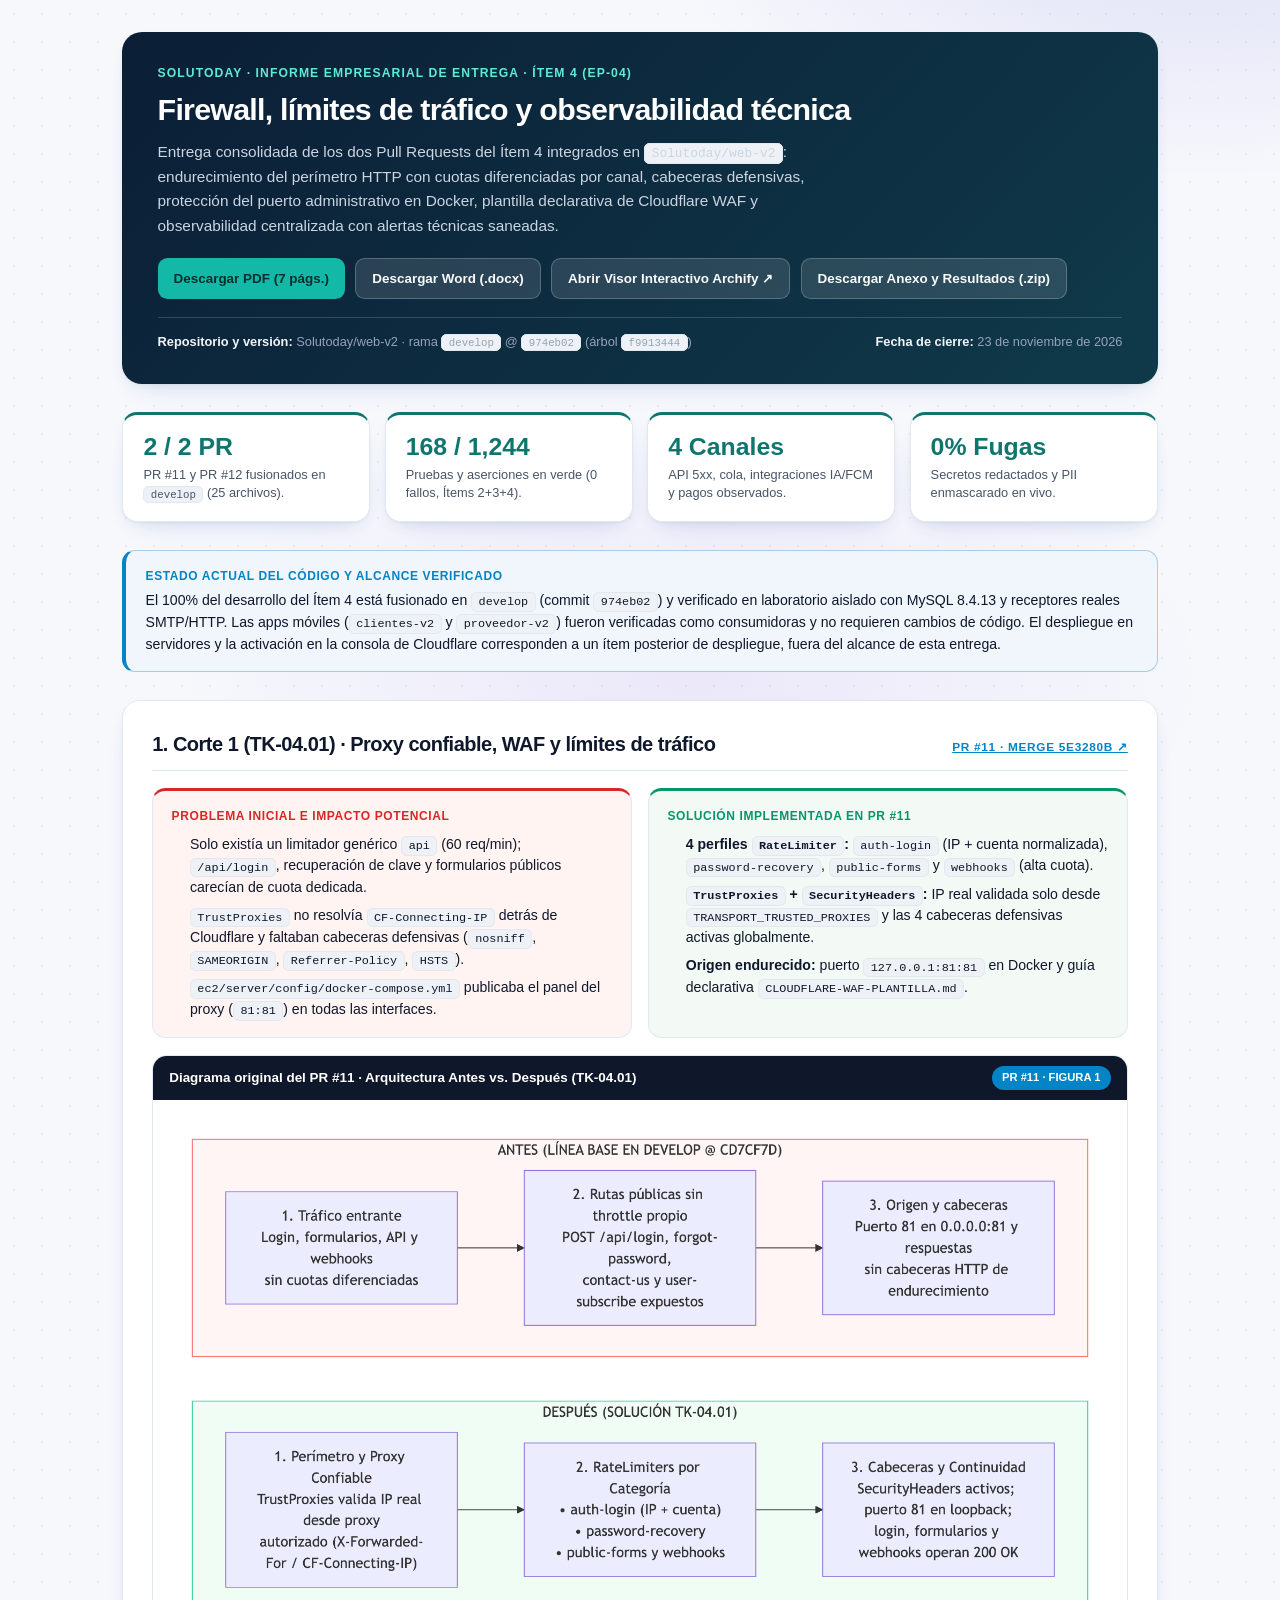
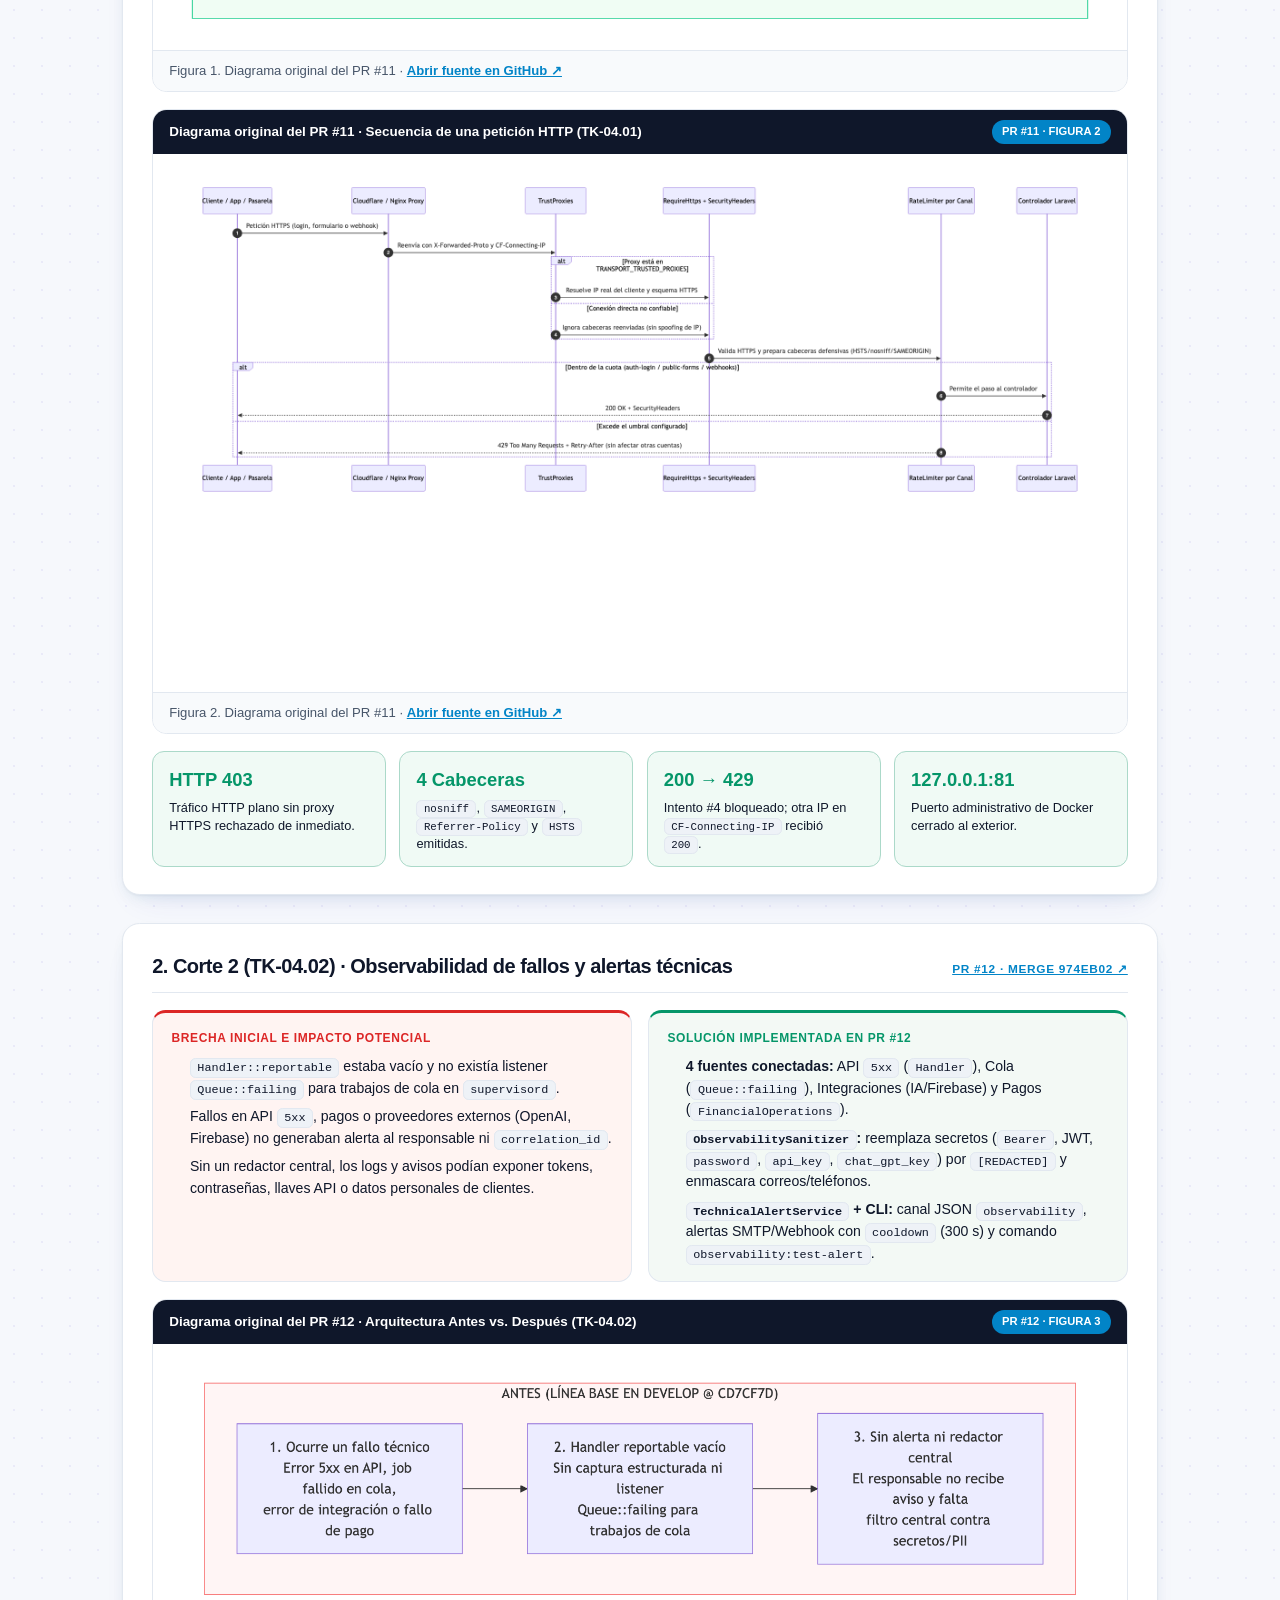
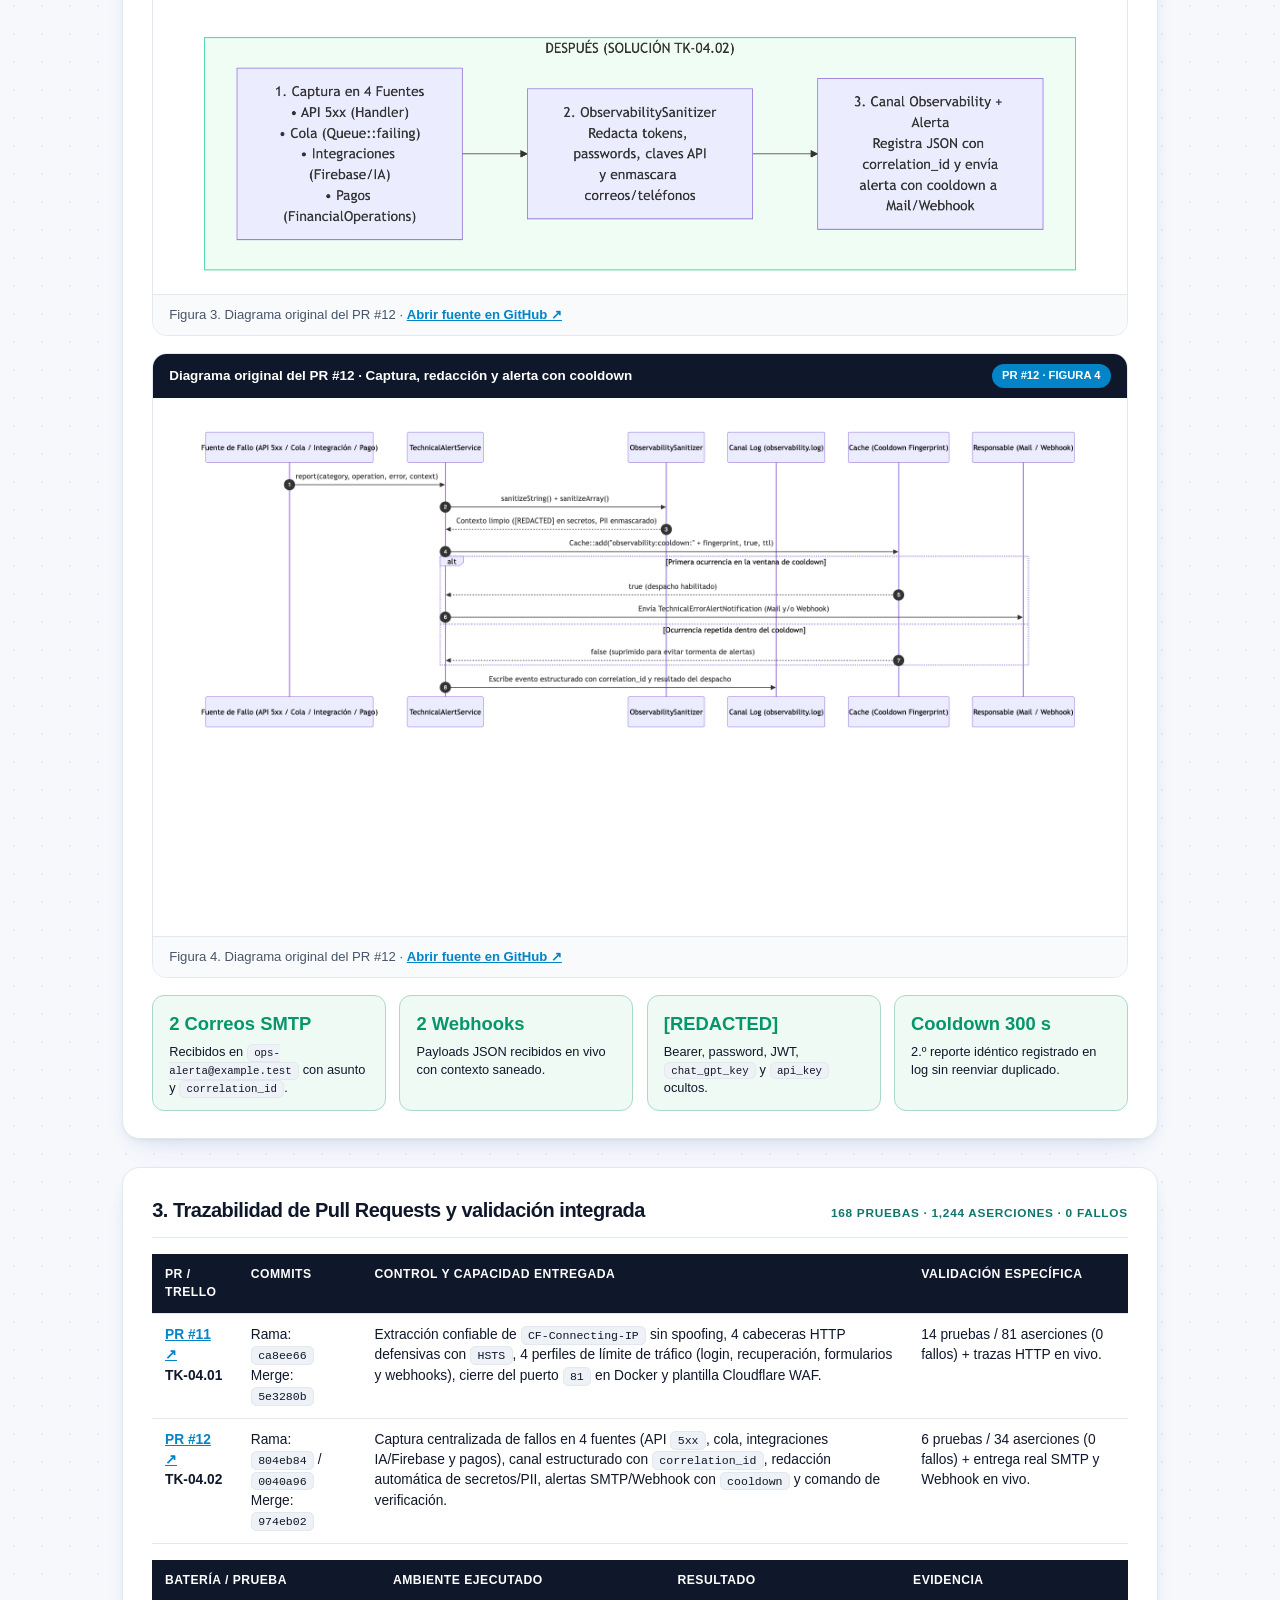
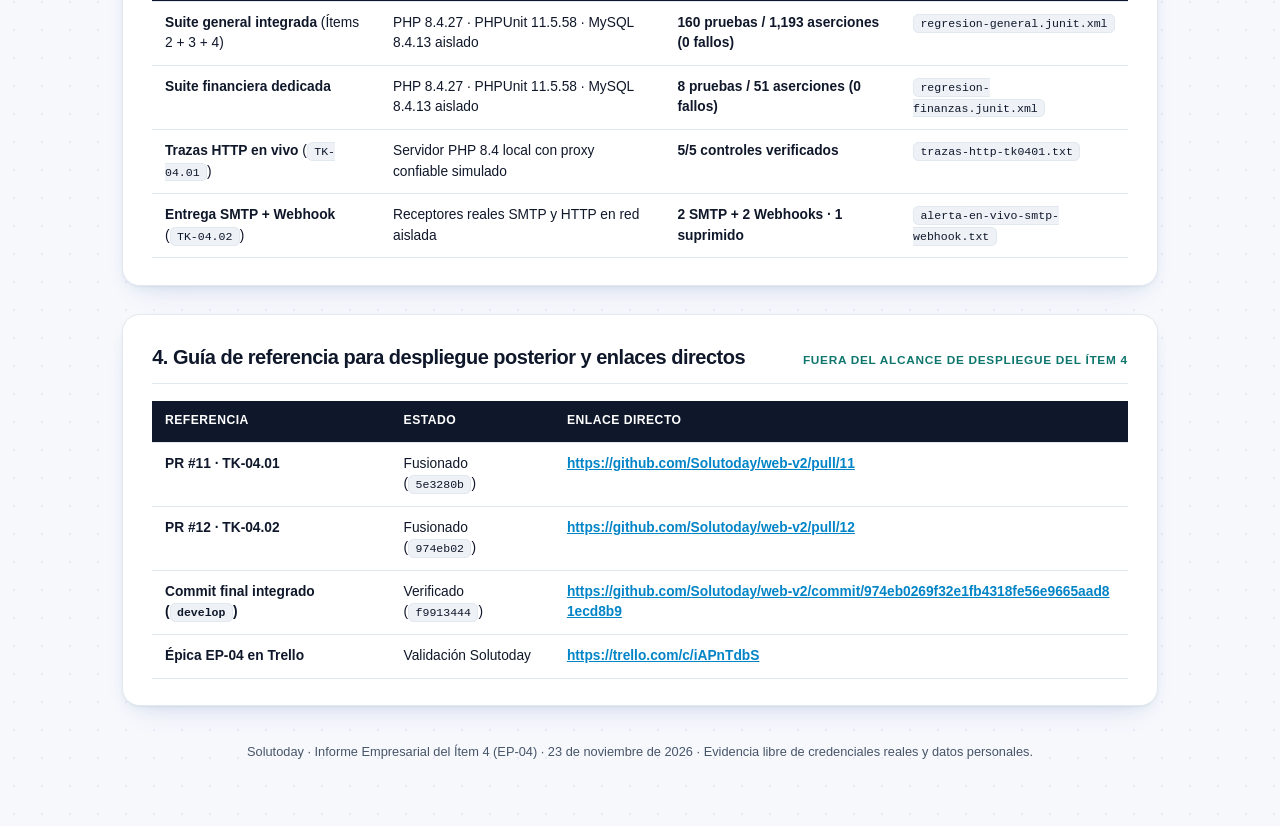
<file: index.html>
<!DOCTYPE html>
<html lang="es">
<head>
  <meta charset="UTF-8" />
  <meta name="viewport" content="width=device-width, initial-scale=1.0" />
  <meta name="color-scheme" content="light dark" />
  <script>
    try {
      document.querySelector('meta[name="color-scheme"]').content = localStorage.getItem("color-scheme") ?? "light dark";
    } catch (e) {}
  </script>
  <title>Solutoday — Informe Empresarial · Ítem 4 (Firewall, Límites de Tráfico y Observabilidad)</title>
  <link rel="stylesheet" href="./portal.css" />
  <style>
    .report-shell {
      max-width: 1080px;
      margin: 0 auto;
      padding: 2rem 1.4rem 4rem;
      display: flex;
      flex-direction: column;
      gap: 1.75rem;
    }
    .hero-card {
      padding: 2rem 2.2rem;
      border-radius: 1.25rem;
      background: linear-gradient(135deg, #0b1e36 0%, #0f3a4a 100%);
      color: #ffffff;
      box-shadow: var(--shadow-card);
    }
    .hero-kicker {
      font-size: 0.76rem;
      font-weight: 800;
      letter-spacing: 0.09em;
      text-transform: uppercase;
      color: #5eead4;
      margin-bottom: 0.5rem;
    }
    .hero-title {
      font-size: 1.9rem;
      font-weight: 900;
      line-height: 1.2;
      margin: 0 0 0.75rem;
      color: #ffffff;
    }
    .hero-sub {
      font-size: 0.96rem;
      line-height: 1.6;
      color: #cbd5e1;
      margin: 0 0 1.25rem;
      max-width: 82ch;
    }
    .action-bar {
      display: flex;
      flex-wrap: wrap;
      gap: 0.65rem;
      margin-bottom: 1.1rem;
    }
    .btn-dl {
      display: inline-flex;
      align-items: center;
      gap: 0.4rem;
      padding: 0.55rem 1rem;
      border-radius: 0.6rem;
      font-size: 0.84rem;
      font-weight: 700;
      text-decoration: none;
      transition: transform 0.12s ease, opacity 0.12s ease;
    }
    .btn-dl:hover { opacity: 0.92; transform: translateY(-1px); }
    .btn-primary { background: #14b8a6; color: #042f2e; }
    .btn-secondary { background: rgba(255,255,255,0.12); color: #f8fafc; border: 1px solid rgba(255,255,255,0.22); }
    .hero-meta {
      display: flex;
      flex-wrap: wrap;
      justify-content: space-between;
      gap: 0.5rem;
      font-size: 0.8rem;
      color: #94a3b8;
      border-top: 1px solid rgba(255,255,255,0.16);
      padding-top: 0.85rem;
    }
    .hero-meta strong { color: #f1f5f9; }
    .kpi-grid {
      display: grid;
      grid-template-columns: repeat(auto-fit, minmax(200px, 1fr));
      gap: 0.9rem;
    }
    .kpi-card {
      padding: 1.1rem 1.25rem;
      border-radius: 0.95rem;
      border: 1px solid var(--border);
      border-top: 3.5px solid #0f766e;
      background: var(--card);
      box-shadow: var(--shadow-card);
    }
    .kpi-val {
      font-size: 1.55rem;
      font-weight: 900;
      color: #0f766e;
      line-height: 1.15;
    }
    .kpi-note {
      font-size: 0.8rem;
      color: var(--muted-foreground);
      line-height: 1.45;
      margin-top: 0.3rem;
    }
    .section-card {
      padding: 1.65rem 1.8rem;
      border-radius: 1.1rem;
      border: 1px solid var(--border);
      background: var(--card);
      box-shadow: var(--shadow-card);
      display: flex;
      flex-direction: column;
      gap: 1.05rem;
    }
    .sec-head {
      display: flex;
      flex-wrap: wrap;
      align-items: baseline;
      justify-content: space-between;
      gap: 0.5rem;
      border-bottom: 1px solid var(--border);
      padding-bottom: 0.65rem;
    }
    .sec-title { font-size: 1.25rem; font-weight: 850; margin: 0; color: var(--foreground); }
    .sec-tag { font-size: 0.74rem; font-weight: 800; text-transform: uppercase; letter-spacing: 0.06em; color: #0f766e; }
    .two-col {
      display: grid;
      grid-template-columns: repeat(1, minmax(0, 1fr));
      gap: 1rem;
    }
    @media (min-width: 820px) { .two-col { grid-template-columns: 1fr 1fr; } }
    .nar-box {
      border-radius: 0.85rem;
      padding: 1rem 1.15rem;
      border: 1px solid var(--border);
      font-size: 0.88rem;
      line-height: 1.55;
    }
    .nar-box.risk { background: color-mix(in oklab, #dc2626 6%, var(--card)); border-top: 3.5px solid #dc2626; }
    .nar-box.sol  { background: color-mix(in oklab, #059669 6%, var(--card)); border-top: 3.5px solid #059669; }
    .nar-title { font-size: 0.75rem; font-weight: 800; text-transform: uppercase; letter-spacing: 0.05em; margin-bottom: 0.5rem; display: block; }
    .nar-box.risk .nar-title { color: #dc2626; }
    .nar-box.sol .nar-title  { color: #059669; }
    .nar-box ul { margin: 0; padding-left: 1.15rem; display: flex; flex-direction: column; gap: 0.4rem; }
    .diagram-frame {
      border: 1px solid var(--border);
      border-radius: 0.9rem;
      overflow: hidden;
      background: #ffffff;
    }
    .df-header {
      background: #0f172a;
      color: #ffffff;
      padding: 0.65rem 1rem;
      display: flex;
      justify-content: space-between;
      align-items: center;
      font-size: 0.84rem;
      font-weight: 700;
    }
    .df-badge {
      background: #0284c7;
      color: #ffffff;
      font-size: 0.7rem;
      font-weight: 800;
      padding: 0.18rem 0.65rem;
      border-radius: 999px;
      text-transform: uppercase;
    }
    .df-body { padding: 0.9rem; background: #ffffff; text-align: center; }
    .df-body img { max-width: 100%; height: auto; display: block; margin: 0 auto; }
    .df-caption {
      background: #f8fafc;
      color: #475569;
      border-top: 1px solid #e2e8f0;
      padding: 0.6rem 1rem;
      font-size: 0.82rem;
    }
    .ev-grid {
      display: grid;
      grid-template-columns: repeat(auto-fit, minmax(195px, 1fr));
      gap: 0.85rem;
    }
    .ev-card {
      background: color-mix(in oklab, #10b981 8%, var(--card));
      border: 1px solid color-mix(in oklab, #10b981 35%, var(--border));
      border-radius: 0.75rem;
      padding: 0.85rem 1rem;
    }
    .ev-val { font-size: 1.15rem; font-weight: 900; color: #059669; margin-bottom: 0.25rem; }
    .ev-lbl { font-size: 0.8rem; color: var(--foreground); line-height: 1.4; }
    table.clean-table { width: 100%; border-collapse: collapse; font-size: 0.86rem; }
    table.clean-table th, table.clean-table td { text-align: left; padding: 0.7rem 0.8rem; border-bottom: 1px solid var(--border); vertical-align: top; line-height: 1.48; }
    table.clean-table th { background: #0f172a; color: #ffffff; font-size: 0.76rem; font-weight: 800; text-transform: uppercase; letter-spacing: 0.04em; }
    a.pr-url { color: #0284c7; font-weight: 700; text-decoration: underline; word-break: break-all; }
    .callout {
      border-radius: 0.8rem;
      padding: 1rem 1.2rem;
      font-size: 0.88rem;
      line-height: 1.55;
      background: color-mix(in oklab, #0284c7 7%, var(--card));
      border: 1px solid color-mix(in oklab, #0284c7 30%, var(--border));
      border-left: 4px solid #0284c7;
    }
    .callout-title { display: block; font-size: 0.75rem; font-weight: 800; text-transform: uppercase; letter-spacing: 0.05em; color: #0284c7; margin-bottom: 0.3rem; }
    .footer-note { text-align: center; font-size: 0.8rem; color: var(--muted-foreground); padding-top: 0.5rem; }
  </style>
</head>
<body>
  <main class="report-shell">
    <header class="hero-card">
      <div class="hero-kicker">Solutoday · Informe Empresarial de Entrega · Ítem 4 (EP-04)</div>
      <h1 class="hero-title">Firewall, límites de tráfico y observabilidad técnica</h1>
      <p class="hero-sub">
        Entrega consolidada de los dos Pull Requests del Ítem 4 integrados en <code>Solutoday/web-v2</code>:
        endurecimiento del perímetro HTTP con cuotas diferenciadas por canal, cabeceras defensivas, protección del puerto administrativo en Docker,
        plantilla declarativa de Cloudflare WAF y observabilidad centralizada con alertas técnicas saneadas.
      </p>
      <div class="action-bar">
        <a class="btn-dl btn-primary" href="./Solutoday-Item-4-Informe-empresarial.pdf" download>Descargar PDF (7 págs.)</a>
        <a class="btn-dl btn-secondary" href="./Solutoday-Item-4-Informe-empresarial.docx" download>Descargar Word (.docx)</a>
        <a class="btn-dl btn-secondary" href="./item-04-firewall-observabilidad.html" target="_blank" rel="noopener">Abrir Visor Interactivo Archify ↗</a>
        <a class="btn-dl btn-secondary" href="./Solutoday-Item-4-Anexo-y-resultados.zip" download>Descargar Anexo y Resultados (.zip)</a>
      </div>
      <div class="hero-meta">
        <span><strong>Repositorio y versión:</strong> Solutoday/web-v2 · rama <code>develop</code> @ <code>974eb02</code> (árbol <code>f9913444</code>)</span>
        <span><strong>Fecha de cierre:</strong> 23 de noviembre de 2026</span>
      </div>
    </header>

    <section class="kpi-grid">
      <article class="kpi-card">
        <div class="kpi-val">2 / 2 PR</div>
        <div class="kpi-note">PR #11 y PR #12 fusionados en <code>develop</code> (25 archivos).</div>
      </article>
      <article class="kpi-card">
        <div class="kpi-val">168 / 1,244</div>
        <div class="kpi-note">Pruebas y aserciones en verde (0 fallos, Ítems 2+3+4).</div>
      </article>
      <article class="kpi-card">
        <div class="kpi-val">4 Canales</div>
        <div class="kpi-note">API 5xx, cola, integraciones IA/FCM y pagos observados.</div>
      </article>
      <article class="kpi-card">
        <div class="kpi-val">0% Fugas</div>
        <div class="kpi-note">Secretos redactados y PII enmascarado en vivo.</div>
      </article>
    </section>

    <div class="callout">
      <span class="callout-title">Estado actual del código y alcance verificado</span>
      El 100% del desarrollo del Ítem 4 está fusionado en <code>develop</code> (commit <code>974eb02</code>) y verificado en laboratorio aislado con MySQL 8.4.13 y receptores reales SMTP/HTTP.
      Las apps móviles (<code>clientes-v2</code> y <code>proveedor-v2</code>) fueron verificadas como consumidoras y no requieren cambios de código.
      El despliegue en servidores y la activación en la consola de Cloudflare corresponden a un ítem posterior de despliegue, fuera del alcance de esta entrega.
    </div>

    <!-- CORTE 1: PR #11 -->
    <section class="section-card">
      <div class="sec-head">
        <h2 class="sec-title">1. Corte 1 (TK-04.01) · Proxy confiable, WAF y límites de tráfico</h2>
        <span class="sec-tag"><a class="pr-url" href="https://github.com/Solutoday/web-v2/pull/11" target="_blank" rel="noopener">PR #11 · Merge 5e3280b ↗</a></span>
      </div>
      <div class="two-col">
        <div class="nar-box risk">
          <span class="nar-title">Problema inicial e impacto potencial</span>
          <ul>
            <li>Solo existía un limitador genérico <code>api</code> (60 req/min); <code>/api/login</code>, recuperación de clave y formularios públicos carecían de cuota dedicada.</li>
            <li><code>TrustProxies</code> no resolvía <code>CF-Connecting-IP</code> detrás de Cloudflare y faltaban cabeceras defensivas (<code>nosniff</code>, <code>SAMEORIGIN</code>, <code>Referrer-Policy</code>, <code>HSTS</code>).</li>
            <li><code>ec2/server/config/docker-compose.yml</code> publicaba el panel del proxy (<code>81:81</code>) en todas las interfaces.</li>
          </ul>
        </div>
        <div class="nar-box sol">
          <span class="nar-title">Solución implementada en PR #11</span>
          <ul>
            <li><strong>4 perfiles <code>RateLimiter</code>:</strong> <code>auth-login</code> (IP + cuenta normalizada), <code>password-recovery</code>, <code>public-forms</code> y <code>webhooks</code> (alta cuota).</li>
            <li><strong><code>TrustProxies</code> + <code>SecurityHeaders</code>:</strong> IP real validada solo desde <code>TRANSPORT_TRUSTED_PROXIES</code> y las 4 cabeceras defensivas activas globalmente.</li>
            <li><strong>Origen endurecido:</strong> puerto <code>127.0.0.1:81:81</code> en Docker y guía declarativa <code>CLOUDFLARE-WAF-PLANTILLA.md</code>.</li>
          </ul>
        </div>
      </div>

      <div class="diagram-frame">
        <div class="df-header"><span>Diagrama original del PR #11 · Arquitectura Antes vs. Después (TK-04.01)</span><span class="df-badge">PR #11 · Figura 1</span></div>
        <div class="df-body"><img src="./diagramas/pr11-antes-despues.png" alt="Diagrama original PR #11 Antes vs Después" /></div>
        <div class="df-caption">Figura 1. Diagrama original del PR #11 · <a class="pr-url" href="https://github.com/Solutoday/web-v2/pull/11" target="_blank" rel="noopener">Abrir fuente en GitHub ↗</a></div>
      </div>

      <div class="diagram-frame">
        <div class="df-header"><span>Diagrama original del PR #11 · Secuencia de una petición HTTP (TK-04.01)</span><span class="df-badge">PR #11 · Figura 2</span></div>
        <div class="df-body"><img src="./diagramas/pr11-secuencia-http.png" alt="Diagrama original PR #11 Secuencia HTTP" /></div>
        <div class="df-caption">Figura 2. Diagrama original del PR #11 · <a class="pr-url" href="https://github.com/Solutoday/web-v2/pull/11" target="_blank" rel="noopener">Abrir fuente en GitHub ↗</a></div>
      </div>

      <div class="ev-grid">
        <div class="ev-card"><div class="ev-val">HTTP 403</div><div class="ev-lbl">Tráfico HTTP plano sin proxy HTTPS rechazado de inmediato.</div></div>
        <div class="ev-card"><div class="ev-val">4 Cabeceras</div><div class="ev-lbl"><code>nosniff</code>, <code>SAMEORIGIN</code>, <code>Referrer-Policy</code> y <code>HSTS</code> emitidas.</div></div>
        <div class="ev-card"><div class="ev-val">200 → 429</div><div class="ev-lbl">Intento #4 bloqueado; otra IP en <code>CF-Connecting-IP</code> recibió <code>200</code>.</div></div>
        <div class="ev-card"><div class="ev-val">127.0.0.1:81</div><div class="ev-lbl">Puerto administrativo de Docker cerrado al exterior.</div></div>
      </div>
    </section>

    <!-- CORTE 2: PR #12 -->
    <section class="section-card">
      <div class="sec-head">
        <h2 class="sec-title">2. Corte 2 (TK-04.02) · Observabilidad de fallos y alertas técnicas</h2>
        <span class="sec-tag"><a class="pr-url" href="https://github.com/Solutoday/web-v2/pull/12" target="_blank" rel="noopener">PR #12 · Merge 974eb02 ↗</a></span>
      </div>
      <div class="two-col">
        <div class="nar-box risk">
          <span class="nar-title">Brecha inicial e impacto potencial</span>
          <ul>
            <li><code>Handler::reportable</code> estaba vacío y no existía listener <code>Queue::failing</code> para trabajos de cola en <code>supervisord</code>.</li>
            <li>Fallos en API <code>5xx</code>, pagos o proveedores externos (OpenAI, Firebase) no generaban alerta al responsable ni <code>correlation_id</code>.</li>
            <li>Sin un redactor central, los logs y avisos podían exponer tokens, contraseñas, llaves API o datos personales de clientes.</li>
          </ul>
        </div>
        <div class="nar-box sol">
          <span class="nar-title">Solución implementada en PR #12</span>
          <ul>
            <li><strong>4 fuentes conectadas:</strong> API <code>5xx</code> (<code>Handler</code>), Cola (<code>Queue::failing</code>), Integraciones (IA/Firebase) y Pagos (<code>FinancialOperations</code>).</li>
            <li><strong><code>ObservabilitySanitizer</code>:</strong> reemplaza secretos (<code>Bearer</code>, JWT, <code>password</code>, <code>api_key</code>, <code>chat_gpt_key</code>) por <code>[REDACTED]</code> y enmascara correos/teléfonos.</li>
            <li><strong><code>TechnicalAlertService</code> + CLI:</strong> canal JSON <code>observability</code>, alertas SMTP/Webhook con <code>cooldown</code> (300 s) y comando <code>observability:test-alert</code>.</li>
          </ul>
        </div>
      </div>

      <div class="diagram-frame">
        <div class="df-header"><span>Diagrama original del PR #12 · Arquitectura Antes vs. Después (TK-04.02)</span><span class="df-badge">PR #12 · Figura 3</span></div>
        <div class="df-body"><img src="./diagramas/pr12-antes-despues.png" alt="Diagrama original PR #12 Antes vs Después" /></div>
        <div class="df-caption">Figura 3. Diagrama original del PR #12 · <a class="pr-url" href="https://github.com/Solutoday/web-v2/pull/12" target="_blank" rel="noopener">Abrir fuente en GitHub ↗</a></div>
      </div>

      <div class="diagram-frame">
        <div class="df-header"><span>Diagrama original del PR #12 · Captura, redacción y alerta con cooldown</span><span class="df-badge">PR #12 · Figura 4</span></div>
        <div class="df-body"><img src="./diagramas/pr12-secuencia-alertas.png" alt="Diagrama original PR #12 Secuencia de alertas" /></div>
        <div class="df-caption">Figura 4. Diagrama original del PR #12 · <a class="pr-url" href="https://github.com/Solutoday/web-v2/pull/12" target="_blank" rel="noopener">Abrir fuente en GitHub ↗</a></div>
      </div>

      <div class="ev-grid">
        <div class="ev-card"><div class="ev-val">2 Correos SMTP</div><div class="ev-lbl">Recibidos en <code>ops-alerta@example.test</code> con asunto y <code>correlation_id</code>.</div></div>
        <div class="ev-card"><div class="ev-val">2 Webhooks</div><div class="ev-lbl">Payloads JSON recibidos en vivo con contexto saneado.</div></div>
        <div class="ev-card"><div class="ev-val">[REDACTED]</div><div class="ev-lbl">Bearer, password, JWT, <code>chat_gpt_key</code> y <code>api_key</code> ocultos.</div></div>
        <div class="ev-card"><div class="ev-val">Cooldown 300 s</div><div class="ev-lbl">2.º reporte idéntico registrado en log sin reenviar duplicado.</div></div>
      </div>
    </section>

    <!-- TRAZABILIDAD Y VALIDACIÓN -->
    <section class="section-card">
      <div class="sec-head">
        <h2 class="sec-title">3. Trazabilidad de Pull Requests y validación integrada</h2>
        <span class="sec-tag">168 pruebas · 1,244 aserciones · 0 fallos</span>
      </div>
      <table class="clean-table">
        <thead>
          <tr>
            <th>PR / Trello</th>
            <th>Commits</th>
            <th>Control y capacidad entregada</th>
            <th>Validación específica</th>
          </tr>
        </thead>
        <tbody>
          <tr>
            <td><a class="pr-url" href="https://github.com/Solutoday/web-v2/pull/11" target="_blank" rel="noopener">PR #11 ↗</a><br/><strong>TK-04.01</strong></td>
            <td>Rama: <code>ca8ee66</code><br/>Merge: <code>5e3280b</code></td>
            <td>Extracción confiable de <code>CF-Connecting-IP</code> sin spoofing, 4 cabeceras HTTP defensivas con <code>HSTS</code>, 4 perfiles de límite de tráfico (login, recuperación, formularios y webhooks), cierre del puerto <code>81</code> en Docker y plantilla Cloudflare WAF.</td>
            <td>14 pruebas / 81 aserciones (0 fallos) + trazas HTTP en vivo.</td>
          </tr>
          <tr>
            <td><a class="pr-url" href="https://github.com/Solutoday/web-v2/pull/12" target="_blank" rel="noopener">PR #12 ↗</a><br/><strong>TK-04.02</strong></td>
            <td>Rama: <code>804eb84</code> / <code>0040a96</code><br/>Merge: <code>974eb02</code></td>
            <td>Captura centralizada de fallos en 4 fuentes (API <code>5xx</code>, cola, integraciones IA/Firebase y pagos), canal estructurado con <code>correlation_id</code>, redacción automática de secretos/PII, alertas SMTP/Webhook con <code>cooldown</code> y comando de verificación.</td>
            <td>6 pruebas / 34 aserciones (0 fallos) + entrega real SMTP y Webhook en vivo.</td>
          </tr>
        </tbody>
      </table>

      <table class="clean-table">
        <thead>
          <tr>
            <th>Batería / Prueba</th>
            <th>Ambiente ejecutado</th>
            <th>Resultado</th>
            <th>Evidencia</th>
          </tr>
        </thead>
        <tbody>
          <tr>
            <td><strong>Suite general integrada</strong> (Ítems 2 + 3 + 4)</td>
            <td>PHP 8.4.27 · PHPUnit 11.5.58 · MySQL 8.4.13 aislado</td>
            <td><strong>160 pruebas / 1,193 aserciones (0 fallos)</strong></td>
            <td><code>regresion-general.junit.xml</code></td>
          </tr>
          <tr>
            <td><strong>Suite financiera dedicada</strong></td>
            <td>PHP 8.4.27 · PHPUnit 11.5.58 · MySQL 8.4.13 aislado</td>
            <td><strong>8 pruebas / 51 aserciones (0 fallos)</strong></td>
            <td><code>regresion-finanzas.junit.xml</code></td>
          </tr>
          <tr>
            <td><strong>Trazas HTTP en vivo</strong> (<code>TK-04.01</code>)</td>
            <td>Servidor PHP 8.4 local con proxy confiable simulado</td>
            <td><strong>5/5 controles verificados</strong></td>
            <td><code>trazas-http-tk0401.txt</code></td>
          </tr>
          <tr>
            <td><strong>Entrega SMTP + Webhook</strong> (<code>TK-04.02</code>)</td>
            <td>Receptores reales SMTP y HTTP en red aislada</td>
            <td><strong>2 SMTP + 2 Webhooks · 1 suprimido</strong></td>
            <td><code>alerta-en-vivo-smtp-webhook.txt</code></td>
          </tr>
        </tbody>
      </table>
    </section>

    <!-- ENLACES Y REFERENCIA POSTERIOR -->
    <section class="section-card">
      <div class="sec-head">
        <h2 class="sec-title">4. Guía de referencia para despliegue posterior y enlaces directos</h2>
        <span class="sec-tag">Fuera del alcance de despliegue del Ítem 4</span>
      </div>
      <table class="clean-table">
        <thead>
          <tr>
            <th>Referencia</th>
            <th>Estado</th>
            <th>Enlace directo</th>
          </tr>
        </thead>
        <tbody>
          <tr>
            <td><strong>PR #11 · TK-04.01</strong></td>
            <td>Fusionado (<code>5e3280b</code>)</td>
            <td><a class="pr-url" href="https://github.com/Solutoday/web-v2/pull/11" target="_blank" rel="noopener">https://github.com/Solutoday/web-v2/pull/11</a></td>
          </tr>
          <tr>
            <td><strong>PR #12 · TK-04.02</strong></td>
            <td>Fusionado (<code>974eb02</code>)</td>
            <td><a class="pr-url" href="https://github.com/Solutoday/web-v2/pull/12" target="_blank" rel="noopener">https://github.com/Solutoday/web-v2/pull/12</a></td>
          </tr>
          <tr>
            <td><strong>Commit final integrado (<code>develop</code>)</strong></td>
            <td>Verificado (<code>f9913444</code>)</td>
            <td><a class="pr-url" href="https://github.com/Solutoday/web-v2/commit/974eb0269f32e1fb4318fe56e9665aad81ecd8b9" target="_blank" rel="noopener">https://github.com/Solutoday/web-v2/commit/974eb0269f32e1fb4318fe56e9665aad81ecd8b9</a></td>
          </tr>
          <tr>
            <td><strong>Épica EP-04 en Trello</strong></td>
            <td>Validación Solutoday</td>
            <td><a class="pr-url" href="https://trello.com/c/iAPnTdbS" target="_blank" rel="noopener">https://trello.com/c/iAPnTdbS</a></td>
          </tr>
        </tbody>
      </table>
    </section>

    <footer class="footer-note">
      Solutoday · Informe Empresarial del Ítem 4 (EP-04) · 23 de noviembre de 2026 · Evidencia libre de credenciales reales y datos personales.
    </footer>
  </main>
</body>
</html>
</file>
<file: portal.css>
/* Solutoday Architecture Portal — Editorial Color & Minimalist Design System */
:root {
  color-scheme: light dark;
  --in-oklab: ;
  --in-oklch: ;

  --bg-light: #f6f8fc;
  --bg-dark: #070b14;
  --card-light: #ffffff;
  --card-dark: #0f1624;
  --subtle-light: #eef2f7;
  --subtle-dark: #161f32;
  --fg-light: #0f172a;
  --fg-dark: #f8fafc;
  --muted-light: #475569;
  --muted-dark: #94a3b8;
  --border-light: #e2e8f0;
  --border-dark: #1e293b;
  --border-strong-light: #cbd5e1;
  --border-strong-dark: #334155;

  --primary-light: #0f766e;
  --primary-dark: #2dd4bf;
  --primary-fg-light: #ffffff;
  --primary-fg-dark: #042f2e;
  --secondary-light: #e6f7f4;
  --secondary-dark: #0d2b2e;
  --secondary-fg-light: #0f766e;
  --secondary-fg-dark: #5eead4;

  --accent-teal-light: #0f766e;
  --accent-teal-dark: #2dd4bf;
  --accent-indigo-light: #4338ca;
  --accent-indigo-dark: #818cf8;
  --accent-violet-light: #6d28d9;
  --accent-violet-dark: #c4b5fd;
  --accent-amber-light: #92400e;
  --accent-amber-dark: #fbbf24;
  --accent-rose-light: #be123c;
  --accent-rose-dark: #fda4af;
  --accent-emerald-light: #047857;
  --accent-emerald-dark: #34d399;

  --background: var(--bg-light);
  --card: var(--card-light);
  --surface-subtle: var(--subtle-light);
  --foreground: var(--fg-light);
  --muted-foreground: var(--muted-light);
  --border: var(--border-light);
  --border-strong: var(--border-strong-light);
  --primary: var(--primary-light);
  --primary-foreground: var(--primary-fg-light);
  --secondary: var(--secondary-light);
  --secondary-foreground: var(--secondary-fg-light);
  --accent-teal: var(--accent-teal-light);
  --accent-indigo: var(--accent-indigo-light);
  --accent-violet: var(--accent-violet-light);
  --accent-amber: var(--accent-amber-light);
  --accent-rose: var(--accent-rose-light);
  --accent-emerald: var(--accent-emerald-light);

  --nav-bg: color-mix(in oklab, var(--bg-light) 84%, transparent);
  --shadow-card:
    0 1px 2px rgba(15, 23, 42, 0.04),
    0 6px 16px -6px color-mix(in oklab, var(--accent-teal) 12%, transparent),
    0 16px 32px -18px color-mix(in oklab, var(--accent-indigo) 14%, transparent);
  --shadow-hover:
    0 2px 6px rgba(15, 23, 42, 0.05),
    0 12px 24px -8px color-mix(in oklab, var(--accent-teal) 18%, transparent),
    0 24px 44px -16px color-mix(in oklab, var(--accent-indigo) 20%, transparent);
  --scrollbar-thumb: #64748b;
  --scrollbar-track: #eef2f7;

  @media (prefers-color-scheme: dark) {
    --background: var(--bg-dark);
    --card: var(--card-dark);
    --surface-subtle: var(--subtle-dark);
    --foreground: var(--fg-dark);
    --muted-foreground: var(--muted-dark);
    --border: var(--border-dark);
    --border-strong: var(--border-strong-dark);
    --primary: var(--primary-dark);
    --primary-foreground: var(--primary-fg-dark);
    --secondary: var(--secondary-dark);
    --secondary-foreground: var(--secondary-fg-dark);
    --accent-teal: var(--accent-teal-dark);
    --accent-indigo: var(--accent-indigo-dark);
    --accent-violet: var(--accent-violet-dark);
    --accent-amber: var(--accent-amber-dark);
    --accent-rose: var(--accent-rose-dark);
    --accent-emerald: var(--accent-emerald-dark);
    --nav-bg: color-mix(in oklab, var(--bg-dark) 84%, transparent);
    --shadow-card:
      0 1px 2px rgba(0, 0, 0, 0.45),
      0 8px 22px -10px rgba(0, 0, 0, 0.55),
      0 0 0 1px rgba(148, 163, 184, 0.06);
    --shadow-hover:
      0 4px 10px rgba(0, 0, 0, 0.5),
      0 16px 34px -10px rgba(0, 0, 0, 0.65),
      0 0 0 1px rgba(45, 212, 191, 0.22);
    --scrollbar-thumb: #94a3b8;
    --scrollbar-track: #161f32;
  }

  &:has(> head > meta[name="color-scheme"][content="dark"]) {
    color-scheme: dark;
    --background: var(--bg-dark);
    --card: var(--card-dark);
    --surface-subtle: var(--subtle-dark);
    --foreground: var(--fg-dark);
    --muted-foreground: var(--muted-dark);
    --border: var(--border-dark);
    --border-strong: var(--border-strong-dark);
    --primary: var(--primary-dark);
    --primary-foreground: var(--primary-fg-dark);
    --secondary: var(--secondary-dark);
    --secondary-foreground: var(--secondary-fg-dark);
    --accent-teal: var(--accent-teal-dark);
    --accent-indigo: var(--accent-indigo-dark);
    --accent-violet: var(--accent-violet-dark);
    --accent-amber: var(--accent-amber-dark);
    --accent-rose: var(--accent-rose-dark);
    --accent-emerald: var(--accent-emerald-dark);
    --nav-bg: color-mix(in oklab, var(--bg-dark) 84%, transparent);
    --shadow-card:
      0 1px 2px rgba(0, 0, 0, 0.45),
      0 8px 22px -10px rgba(0, 0, 0, 0.55),
      0 0 0 1px rgba(148, 163, 184, 0.06);
    --shadow-hover:
      0 4px 10px rgba(0, 0, 0, 0.5),
      0 16px 34px -10px rgba(0, 0, 0, 0.65),
      0 0 0 1px rgba(45, 212, 191, 0.22);
    --scrollbar-thumb: #94a3b8;
    --scrollbar-track: #161f32;
  }

  &:has(> head > meta[name="color-scheme"][content="light"]) {
    color-scheme: light;
    --background: var(--bg-light);
    --card: var(--card-light);
    --surface-subtle: var(--subtle-light);
    --foreground: var(--fg-light);
    --muted-foreground: var(--muted-light);
    --border: var(--border-light);
    --border-strong: var(--border-strong-light);
    --primary: var(--primary-light);
    --primary-foreground: var(--primary-fg-light);
    --secondary: var(--secondary-light);
    --secondary-foreground: var(--secondary-fg-light);
    --accent-teal: var(--accent-teal-light);
    --accent-indigo: var(--accent-indigo-light);
    --accent-violet: var(--accent-violet-light);
    --accent-amber: var(--accent-amber-light);
    --accent-rose: var(--accent-rose-light);
    --accent-emerald: var(--accent-emerald-light);
    --nav-bg: color-mix(in oklab, var(--bg-light) 84%, transparent);
    --shadow-card:
      0 1px 2px rgba(15, 23, 42, 0.04),
      0 6px 16px -6px color-mix(in oklab, var(--accent-teal) 12%, transparent),
      0 16px 32px -18px color-mix(in oklab, var(--accent-indigo) 14%, transparent);
    --shadow-hover:
      0 2px 6px rgba(15, 23, 42, 0.05),
      0 12px 24px -8px color-mix(in oklab, var(--accent-teal) 18%, transparent),
      0 24px 44px -16px color-mix(in oklab, var(--accent-indigo) 20%, transparent);
    --scrollbar-thumb: #64748b;
    --scrollbar-track: #eef2f7;
  }
}

@supports (linear-gradient(in oklab, white, black)) {
  :root {
    --in-oklab: in oklab;
    --in-oklch: in oklch;
  }
}

@supports (color: light-dark(white, black)) {
  :root {
    --background: light-dark(var(--bg-light), var(--bg-dark));
    --card: light-dark(var(--card-light), var(--card-dark));
    --surface-subtle: light-dark(var(--subtle-light), var(--subtle-dark));
    --foreground: light-dark(var(--fg-light), var(--fg-dark));
    --muted-foreground: light-dark(var(--muted-light), var(--muted-dark));
    --border: light-dark(var(--border-light), var(--border-dark));
    --border-strong: light-dark(var(--border-strong-light), var(--border-strong-dark));
    --primary: light-dark(var(--primary-light), var(--primary-dark));
    --primary-foreground: light-dark(var(--primary-fg-light), var(--primary-fg-dark));
    --secondary: light-dark(var(--secondary-light), var(--secondary-dark));
    --secondary-foreground: light-dark(var(--secondary-fg-light), var(--secondary-fg-dark));
    --accent-teal: light-dark(var(--accent-teal-light), var(--accent-teal-dark));
    --accent-indigo: light-dark(var(--accent-indigo-light), var(--accent-indigo-dark));
    --accent-violet: light-dark(var(--accent-violet-light), var(--accent-violet-dark));
    --accent-amber: light-dark(var(--accent-amber-light), var(--accent-amber-dark));
    --accent-rose: light-dark(var(--accent-rose-light), var(--accent-rose-dark));
    --accent-emerald: light-dark(var(--accent-emerald-light), var(--accent-emerald-dark));
    --scrollbar-thumb: light-dark(#64748b, #94a3b8);
    --scrollbar-track: light-dark(#eef2f7, #161f32);
  }
}

*, *::before, *::after { box-sizing: border-box; }
html { scroll-behavior: smooth; scrollbar-color: var(--scrollbar-thumb) var(--scrollbar-track); scrollbar-width: thin; }
html, body {
  margin: 0;
  padding: 0;
  font-family: -apple-system, BlinkMacSystemFont, "SF Pro Text", "Segoe UI", Roboto, Inter, Helvetica, Arial, sans-serif;
  line-height: 1.6;
  -webkit-font-smoothing: antialiased;
  -moz-osx-font-smoothing: grayscale;
}
body {
  background-color: var(--background);
  background-image:
    radial-gradient(64rem 30rem at 6% -6%, color-mix(in oklab, var(--accent-teal) 15%, transparent), transparent 65%),
    radial-gradient(54rem 28rem at 94% -2%, color-mix(in oklab, var(--accent-indigo) 14%, transparent), transparent 65%),
    radial-gradient(46rem 24rem at 54% 12%, color-mix(in oklab, var(--accent-violet) 8%, transparent), transparent 70%),
    radial-gradient(circle, color-mix(in oklab, var(--accent-indigo) 7%, transparent) 1px, transparent 1px);
  background-size: 100% 100%, 100% 100%, 100% 100%, 28px 28px;
  background-repeat: no-repeat, no-repeat, no-repeat, repeat;
  color: var(--foreground);
}

/* Custom scrollbars (never animate scrollbar-color due to WebKit flicker bug) */
.scroller, .overflow-x-auto, .overflow-y-auto, .table-wrapper {
  scrollbar-color: var(--scrollbar-thumb) var(--scrollbar-track);
  scrollbar-width: thin;
}
@supports not (scrollbar-color: auto) {
  .scroller::-webkit-scrollbar, .table-wrapper::-webkit-scrollbar { width: 8px; height: 8px; }
  .scroller::-webkit-scrollbar-thumb, .table-wrapper::-webkit-scrollbar-thumb { background: var(--scrollbar-thumb); border-radius: 999px; }
  .scroller::-webkit-scrollbar-track, .table-wrapper::-webkit-scrollbar-track { background: var(--scrollbar-track); }
}

:focus-visible {
  outline: 2px solid var(--primary);
  outline-offset: 2px;
}

button { font-family: inherit; cursor: pointer; background: transparent; color: inherit; border: 1px solid transparent; }
a { color: inherit; }
code {
  font-family: "SF Mono", ui-monospace, SFMono-Regular, Menlo, Monaco, Consolas, monospace;
  font-size: 0.84em;
  background: var(--surface-subtle);
  padding: 0.12rem 0.4rem;
  border-radius: 0.35rem;
  border: 1px solid var(--border);
}
h1, h2, h3, h4, p { margin: 0; }
h1, h2, h3 { letter-spacing: -0.025em; }
ul, ol { margin: 0; padding: 0; list-style: none; }
ol.list-decimal { list-style-type: decimal; padding-left: 1.2rem; }

/* Minimalist Sticky Header & Semantic Navigation */
.site-header {
  background: var(--nav-bg);
  backdrop-filter: blur(14px);
  -webkit-backdrop-filter: blur(14px);
  border-bottom: 1px solid var(--border);
  position: sticky;
  inset-block-start: 0;
  z-index: 40;
}
.site-header::before {
  content: "";
  display: block;
  height: 4px;
  background: linear-gradient(90deg var(--in-oklch), var(--accent-teal), var(--accent-indigo) 50%, var(--accent-violet));
}
.header-inner {
  max-width: 78rem;
  margin-inline: auto;
  padding: 0.72rem 1.5rem;
  display: flex;
  align-items: center;
  justify-content: space-between;
  gap: 1rem;
}
.portal-brand {
  display: inline-flex;
  align-items: center;
  gap: 0.65rem;
  text-decoration: none;
  flex-shrink: 0;
}
.portal-brand-mark {
  width: 28px;
  height: 28px;
  border-radius: 8px;
  background: linear-gradient(135deg var(--in-oklch), #0f766e, #4338ca);
  color: #ffffff;
  display: inline-flex;
  align-items: center;
  justify-content: center;
  font-weight: 800;
  font-size: 0.8rem;
  box-shadow:
    0 2px 4px color-mix(in oklab, var(--accent-teal) 30%, transparent),
    0 6px 14px -2px color-mix(in oklab, var(--accent-indigo) 40%, transparent);
}
.portal-brand-title { font-size: 0.92rem; font-weight: 700; letter-spacing: -0.02em; }
.portal-brand-ver {
  font-size: 0.75rem;
  color: var(--accent-indigo);
  background: color-mix(in oklab, var(--accent-indigo) 10%, var(--card));
  border: 1px solid color-mix(in oklab, var(--accent-indigo) 24%, var(--border));
  padding: 0.12rem 0.5rem;
  border-radius: 999px;
  font-weight: 600;
}

.site-nav { display: flex; align-items: center; gap: 0.5rem; }
.menu-button {
  display: inline-flex;
  align-items: center;
  gap: 0.4rem;
  font-size: 0.78rem;
  font-weight: 600;
  padding: 0.42rem 0.8rem;
  border-radius: 0.5rem;
  border: 1px solid var(--border);
  background: var(--card);
}
.site-menu {
  position: fixed;
  inset: auto;
  inset-block-start: 3.9rem;
  inset-inline-end: 1rem;
  inline-size: min(85dvw, 20rem);
  padding: 0.75rem;
  border-radius: 0.85rem;
  border: 1px solid var(--border);
  background: var(--card);
  box-shadow: var(--shadow-hover);
  display: none;
  flex-direction: column;
  gap: 0.35rem;
}
.site-menu:is(:popover-open, .\:popover-open) { display: flex; }

@media (min-width: 860px) {
  .menu-button { display: none; }
  .site-menu {
    position: static;
    display: flex;
    flex-direction: row;
    align-items: center;
    gap: 0.25rem;
    inline-size: auto;
    padding: 0;
    border: 0;
    background: transparent;
    box-shadow: none;
  }
}

.portal-link {
  display: inline-block;
  text-decoration: none;
  font-size: 0.8rem;
  font-weight: 500;
  padding: 0.42rem 0.78rem;
  border-radius: 0.5rem;
  color: var(--muted-foreground);
  border-bottom: 2px solid transparent;
  transition: color 0.15s ease, background-color 0.15s ease, border-color 0.15s ease;
  white-space: nowrap;
}
.portal-link:hover { color: var(--foreground); background: color-mix(in oklab, var(--accent-teal) 8%, var(--surface-subtle)); }
.portal-link[aria-current="page"] {
  color: var(--primary);
  font-weight: 600;
  background: color-mix(in oklab, var(--accent-teal) 12%, var(--card));
  border-bottom-color: var(--primary);
}
.nav-actions { display: flex; align-items: center; gap: 0.4rem; flex-shrink: 0; }

.portal-action-btn {
  font-size: 0.78rem;
  font-weight: 600;
  padding: 0.42rem 0.85rem;
  border-radius: 0.5rem;
  border: 1px solid var(--border);
  background: var(--card);
  color: var(--foreground);
  transition: border-color 0.15s ease, background-color 0.15s ease;
}
.portal-action-btn:hover { border-color: var(--primary); background: color-mix(in oklab, var(--accent-teal) 8%, var(--card)); }
.portal-action-primary {
  background: linear-gradient(135deg var(--in-oklch), #0f766e, #4338ca);
  color: #ffffff;
  border-color: #0f766e;
  box-shadow: 0 2px 8px -2px color-mix(in oklab, var(--accent-indigo) 38%, transparent);
}
.portal-action-primary:hover {
  opacity: 0.94;
  background: linear-gradient(135deg var(--in-oklch), #0d9488, #4f46e5);
  border-color: #0d9488;
}
@media (prefers-reduced-motion: no-preference) {
  .portal-action-btn { transition: border-color 0.15s ease, background-color 0.15s ease, translate 0.15s ease; }
  .portal-action-primary:hover { translate: 0 -1px; }
}

.archify-nav-badge {
  display: inline-flex;
  align-items: center;
  gap: 0.35rem;
  color: var(--accent-violet);
  background: color-mix(in oklab, var(--accent-violet) 11%, var(--card));
  border: 1px solid color-mix(in oklab, var(--accent-violet) 26%, transparent);
}
.archify-nav-badge:hover {
  color: var(--accent-violet);
  background: color-mix(in oklab, var(--accent-violet) 18%, var(--card));
}

/* Theme toggle dual-option visibility via CSS */
.theme-label-dark, .theme-label-light { display: none; }
@media (prefers-color-scheme: light) { .theme-label-dark { display: inline; } }
@media (prefers-color-scheme: dark) { .theme-label-light { display: inline; } }
:root:has(> head > meta[name="color-scheme"][content="dark"]) .theme-label-dark { display: none; }
:root:has(> head > meta[name="color-scheme"][content="dark"]) .theme-label-light { display: inline; }
:root:has(> head > meta[name="color-scheme"][content="light"]) .theme-label-light { display: none; }
:root:has(> head > meta[name="color-scheme"][content="light"]) .theme-label-dark { display: inline; }

/* Editorial Components */
.hero-section {
  position: relative;
  margin-top: 0.5rem;
  padding: 2.1rem 1.85rem 1.75rem 1.85rem;
  border: 1px solid color-mix(in oklab, var(--accent-teal) 26%, var(--border));
  border-top: 4px solid var(--accent-teal);
  border-radius: 1.15rem;
  background:
    radial-gradient(32rem 14rem at 92% 0%, color-mix(in oklab, var(--accent-indigo) 12%, transparent), transparent 68%),
    linear-gradient(135deg var(--in-oklch), color-mix(in oklab, var(--accent-teal) 9%, var(--card)) 0%, var(--card) 50%, color-mix(in oklab, var(--accent-violet) 8%, var(--card)) 100%);
  box-shadow: var(--shadow-card);
}
.hero-accent-card {
  position: relative;
  border-top: 4px solid var(--accent-teal);
  background:
    radial-gradient(28rem 12rem at 96% 0%, color-mix(in oklab, var(--accent-indigo) 10%, transparent), transparent 68%),
    linear-gradient(135deg var(--in-oklch), color-mix(in oklab, var(--accent-teal) 7%, var(--card)) 0%, var(--card) 54%, color-mix(in oklab, var(--accent-violet) 7%, var(--card)) 100%);
}
.hero-highlight {
  color: var(--primary);
  font-weight: 800;
}
.eyebrow {
  display: inline-flex;
  align-items: center;
  gap: 0.5rem;
  font-size: 0.74rem;
  font-weight: 700;
  text-transform: uppercase;
  letter-spacing: 0.07em;
  color: var(--primary);
  background: color-mix(in oklab, var(--accent-teal) 12%, var(--card));
  border: 1px solid color-mix(in oklab, var(--accent-teal) 28%, var(--border));
  padding: 0.28rem 0.72rem;
  border-radius: 999px;
}
.status-dot { width: 7px; height: 7px; border-radius: 999px; background: var(--primary); display: inline-block; }
.hero-title { font-size: clamp(1.7rem, 3vw, 2.3rem); font-weight: 800; line-height: 1.18; margin-top: 0.85rem; }
.hero-subtitle { font-size: 0.96rem; color: var(--muted-foreground); max-width: 50rem; margin-top: 0.65rem; }
.meta-strip {
  display: grid;
  grid-template-columns: repeat(2, minmax(0, 1fr));
  gap: 1rem;
  margin-top: 1.5rem;
  padding-top: 1.15rem;
  border-top: 1px solid var(--border);
}
@media (min-width: 768px) { .meta-strip { grid-template-columns: repeat(4, minmax(0, 1fr)); } }
.meta-label { font-size: 0.74rem; text-transform: uppercase; letter-spacing: 0.06em; color: var(--accent-indigo); font-weight: 700; }
.meta-value { font-size: 0.88rem; font-weight: 600; margin-top: 0.15rem; font-variant-numeric: tabular-nums; }

.kpi-strip {
  display: grid;
  grid-template-columns: repeat(2, minmax(0, 1fr));
  background: var(--card);
  border: 1px solid var(--border);
  border-radius: 0.95rem;
  overflow: hidden;
  box-shadow: var(--shadow-card);
}
@media (min-width: 768px) { .kpi-strip { grid-template-columns: repeat(4, minmax(0, 1fr)); } }
.kpi-cell {
  padding: 1.15rem 1.25rem;
  border-bottom: 1px solid var(--border);
  border-top: 3px solid transparent;
  transition: background-color 0.15s ease;
}
.kpi-cell:nth-child(1) { border-top-color: var(--accent-teal); background: color-mix(in oklab, var(--accent-teal) 4%, var(--card)); }
.kpi-cell:nth-child(2) { border-top-color: var(--accent-indigo); background: color-mix(in oklab, var(--accent-indigo) 4%, var(--card)); }
.kpi-cell:nth-child(3) { border-top-color: var(--accent-violet); background: color-mix(in oklab, var(--accent-violet) 4%, var(--card)); }
.kpi-cell:nth-child(4) { border-top-color: var(--accent-rose); background: color-mix(in oklab, var(--accent-rose) 5%, var(--card)); }
@media (min-width: 768px) {
  .kpi-cell { border-bottom: 0; border-inline-end: 1px solid var(--border); }
  .kpi-cell:last-child { border-inline-end: 0; }
}
.kpi-num { font-size: 1.65rem; font-weight: 800; letter-spacing: -0.03em; font-variant-numeric: tabular-nums; }
.kpi-cell:nth-child(1) .kpi-num { color: var(--accent-teal); }
.kpi-cell:nth-child(2) .kpi-num { color: var(--accent-indigo); }
.kpi-cell:nth-child(3) .kpi-num { color: var(--accent-violet); }
.kpi-cell:nth-child(4) .kpi-num { color: var(--accent-rose); }
.kpi-desc { font-size: 0.77rem; color: var(--muted-foreground); margin-top: 0.2rem; font-weight: 500; }

.card-destination {
  display: flex;
  text-decoration: none;
  color: inherit;
  height: 100%;
}
.module-card {
  --card-accent: var(--accent-teal);
  width: 100%;
  display: flex;
  flex-direction: column;
  justify-content: space-between;
  background: linear-gradient(180deg var(--in-oklab), color-mix(in oklab, var(--card-accent) 7%, var(--card)) 0%, var(--card) 56%);
  border: 1px solid color-mix(in oklab, var(--card-accent) 22%, var(--border));
  border-top: 3px solid var(--card-accent);
  border-radius: 0.95rem;
  padding: 1.35rem;
  text-decoration: none;
  box-shadow: var(--shadow-card);
  transition: box-shadow 0.18s ease, border-color 0.18s ease, background 0.18s ease;
}
.module-card.card-teal { --card-accent: var(--accent-teal); }
.module-card.card-indigo { --card-accent: var(--accent-indigo); }
.module-card.card-violet { --card-accent: var(--accent-violet); }
.module-card.card-amber { --card-accent: var(--accent-amber); }
.module-card.card-emerald { --card-accent: var(--accent-emerald); }
.module-card.card-rose { --card-accent: var(--accent-rose); }
.card-destination:hover .module-card,
.module-card:hover {
  border-color: var(--card-accent);
  box-shadow: var(--shadow-hover);
  background: linear-gradient(180deg var(--in-oklab), color-mix(in oklab, var(--card-accent) 12%, var(--card)) 0%, var(--card) 72%);
}
.module-index {
  display: inline-block;
  font-size: 0.72rem;
  font-weight: 700;
  color: var(--card-accent);
  background: color-mix(in oklab, var(--card-accent) 13%, var(--card));
  border: 1px solid color-mix(in oklab, var(--card-accent) 28%, transparent);
  padding: 0.18rem 0.55rem;
  border-radius: 999px;
  font-variant-numeric: tabular-nums;
  letter-spacing: 0.04em;
}
.module-arrow { color: var(--card-accent); font-weight: 700; transition: color 0.18s ease; }

.archify-showcase {
  border: 1px solid color-mix(in oklab, var(--accent-indigo) 26%, var(--border));
  border-top: 4px solid var(--accent-indigo);
  border-radius: 1.15rem;
  padding: 1.45rem;
  background:
    radial-gradient(36rem 16rem at 96% 0%, color-mix(in oklab, var(--accent-violet) 11%, transparent), transparent 66%),
    linear-gradient(135deg var(--in-oklch), color-mix(in oklab, var(--accent-teal) 7%, var(--card)) 0%, var(--card) 52%, color-mix(in oklab, var(--accent-indigo) 8%, var(--card)) 100%);
  box-shadow: var(--shadow-card);
}
.archify-chip {
  display: inline-flex;
  align-items: center;
  gap: 0.35rem;
  font-size: 0.72rem;
  font-weight: 700;
  color: var(--accent-indigo);
  background: color-mix(in oklab, var(--accent-indigo) 12%, var(--card));
  border: 1px solid color-mix(in oklab, var(--accent-indigo) 28%, transparent);
  padding: 0.22rem 0.6rem;
  border-radius: 999px;
}

@media (prefers-reduced-motion: no-preference) {
  .module-card, .finding-row {
    transition: translate 0.18s ease, box-shadow 0.18s ease, border-color 0.18s ease, background 0.18s ease;
  }
  .module-arrow {
    transition: translate 0.18s ease, color 0.18s ease;
  }
  .card-destination:hover .module-card,
  .module-card:hover {
    translate: 0 -3px;
  }
  .card-destination:hover .module-arrow,
  .module-card:hover .module-arrow {
    translate: 4px 0;
  }
  .finding-row:hover {
    translate: 0 -2px;
  }
}

/* Responsive Accessible Table (Container Query Stacked Layout) */
.table-wrapper {
  overflow: auto;
  max-inline-size: 100%;
  container-type: inline-size;
  border: 1px solid var(--border);
  border-radius: 0.75rem;
}
.doc-table { width: 100%; border-collapse: separate; border-spacing: 0; font-size: 0.84rem; }
.doc-table caption { text-align: left; font-size: 0.75rem; color: var(--muted-foreground); margin: 0.6rem 0.75rem; }
.doc-table thead th {
  border-bottom: 1px solid var(--border-strong);
  padding: 0.75rem 0.85rem;
  text-align: left;
  font-weight: 700;
  color: var(--accent-indigo);
  font-size: 0.74rem;
  text-transform: uppercase;
  letter-spacing: 0.05em;
  background: color-mix(in oklab, var(--accent-indigo) 6%, var(--surface-subtle));
}
.doc-table tbody th {
  font-weight: 700;
  color: var(--foreground);
  font-size: 0.84rem;
  white-space: nowrap;
}
.doc-table td, .doc-table tbody th {
  border-bottom: 1px solid var(--border);
  padding: 0.85rem;
  vertical-align: top;
  text-align: left;
}
.doc-table td code { white-space: nowrap; }
.doc-table tbody tr:last-child td, .doc-table tbody tr:last-child th { border-bottom: 0; }
.doc-table tbody tr:hover td, .doc-table tbody tr:hover th { background: color-mix(in oklab, var(--accent-teal) 5%, var(--surface-subtle)); }

@container (width < 600px) {
  .table-wrapper { border: 0; }
  .doc-table, .doc-table thead, .doc-table tbody, .doc-table tr, .doc-table th, .doc-table td { display: block; }
  .doc-table thead { display: none; }
  .doc-table tr {
    margin-block-end: 1rem;
    border: 1px solid var(--border);
    border-radius: 0.75rem;
    overflow: hidden;
  }
  .doc-table tbody th {
    background: var(--surface-subtle);
    font-size: 0.9rem;
    font-weight: 700;
    color: var(--foreground);
    text-transform: none;
  }
  .doc-table td:nth-child(2)::before { content: "Rama / HEAD: "; font-weight: 600; color: var(--muted-foreground); }
  .doc-table td:nth-child(3)::before { content: "Stack: "; font-weight: 600; color: var(--muted-foreground); }
  .doc-table td:nth-child(4)::before { content: "Responsabilidad: "; font-weight: 600; color: var(--muted-foreground); }
}

.finding-row {
  padding: 1rem 1.1rem;
  border-radius: 0.8rem;
  border: 1px solid var(--border);
  border-inline-start-width: 4px;
  background: var(--background);
  display: flex;
  flex-direction: column;
  gap: 0.38rem;
  transition: border-color 0.15s ease, transform 0.15s ease;
}
.finding-sec {
  border-color: color-mix(in oklab, var(--accent-rose) 24%, var(--border));
  border-inline-start-color: var(--accent-rose);
  background: color-mix(in oklab, var(--accent-rose) 6%, var(--card));
}
.finding-tech {
  border-color: color-mix(in oklab, var(--accent-amber) 24%, var(--border));
  border-inline-start-color: var(--accent-amber);
  background: color-mix(in oklab, var(--accent-amber) 6%, var(--card));
}
.sev-pill {
  display: inline-flex;
  align-items: center;
  gap: 0.42rem;
  font-size: 0.74rem;
  font-weight: 700;
  padding: 0.16rem 0.55rem;
  border-radius: 999px;
  width: fit-content;
}
.sev-pill-sec {
  background: color-mix(in oklab, var(--accent-rose) 12%, var(--card));
  color: var(--accent-rose);
  border: 1px solid color-mix(in oklab, var(--accent-rose) 26%, transparent);
}
.sev-pill-tech {
  background: color-mix(in oklab, var(--accent-amber) 12%, var(--card));
  color: var(--accent-amber);
  border: 1px solid color-mix(in oklab, var(--accent-amber) 26%, transparent);
}
.sev-dot-crit { width: 7px; height: 7px; border-radius: 999px; background: var(--accent-rose); }
.sev-dot-tech { width: 7px; height: 7px; border-radius: 999px; background: var(--accent-amber); }

.phase-card {
  padding: 1.05rem;
  border-radius: 0.85rem;
  border: 1px solid var(--border);
  border-top-width: 3px;
  display: flex;
  flex-direction: column;
  gap: 0.45rem;
}
.phase-0 {
  border-color: color-mix(in oklab, var(--accent-rose) 24%, var(--border));
  border-top-color: var(--accent-rose);
  background: color-mix(in oklab, var(--accent-rose) 5%, var(--card));
}
.phase-0 .phase-kicker { color: var(--accent-rose); }
.phase-1 {
  border-color: color-mix(in oklab, var(--accent-indigo) 24%, var(--border));
  border-top-color: var(--accent-indigo);
  background: color-mix(in oklab, var(--accent-indigo) 5%, var(--card));
}
.phase-1 .phase-kicker { color: var(--accent-indigo); }
.phase-2 {
  border-color: color-mix(in oklab, var(--accent-emerald) 24%, var(--border));
  border-top-color: var(--accent-emerald);
  background: color-mix(in oklab, var(--accent-emerald) 5%, var(--card));
}
.phase-2 .phase-kicker { color: var(--accent-emerald); }

.repo-chip {
  display: inline-block;
  font-size: 0.78rem;
  font-weight: 700;
  padding: 0.16rem 0.52rem;
  border-radius: 0.45rem;
}
.repo-chip-indigo {
  color: var(--accent-indigo);
  background: color-mix(in oklab, var(--accent-indigo) 12%, var(--card));
  border: 1px solid color-mix(in oklab, var(--accent-indigo) 26%, transparent);
}
.repo-chip-teal {
  color: var(--accent-teal);
  background: color-mix(in oklab, var(--accent-teal) 12%, var(--card));
  border: 1px solid color-mix(in oklab, var(--accent-teal) 26%, transparent);
}
.repo-chip-violet {
  color: var(--accent-violet);
  background: color-mix(in oklab, var(--accent-violet) 12%, var(--card));
  border: 1px solid color-mix(in oklab, var(--accent-violet) 26%, transparent);
}
button.tab-active,
button.actor-btn-active,
button.dom-btn-active,
button.state-pill-active {
  background: linear-gradient(135deg, #0f766e, #4338ca);
  color: #ffffff;
  border-color: #0f766e;
  box-shadow: 0 4px 12px -4px color-mix(in oklab, var(--accent-teal) 50%, transparent);
}

.signature-grid {
  display: grid;
  grid-template-columns: repeat(1, minmax(0, 1fr));
  gap: 2rem;
  padding-top: 1.25rem;
  margin-top: 0.75rem;
  border-top: 1px dashed var(--border-strong);
}
@media (min-width: 640px) { .signature-grid { grid-template-columns: repeat(2, minmax(0, 1fr)); } }
.signature-line { border-top: 1px solid var(--border-strong); padding-top: 0.5rem; margin-top: 2.25rem; font-size: 0.78rem; color: var(--muted-foreground); }

/* Utility classes shared across interactive viewers */
.max-w-7xl { max-width: 78rem; }
.mx-auto { margin-inline: auto; }
.min-h-screen { min-height: 100vh; }
.min-w-\[680px\] { min-width: 680px; }
.w-full { width: 100%; }
.w-64 { width: 16rem; }
.w-56 { width: 14rem; }
.w-4 { width: 1rem; }
.w-3 { width: 0.75rem; }
.h-auto { height: auto; }
.h-1 { height: 0.25rem; }
.h-0\.5 { height: 0.125rem; }
.max-h-40 { max-height: 10rem; }
.max-h-64 { max-height: 16rem; }
.shrink-0 { flex-shrink: 0; }

.p-1\.5 { padding: 0.375rem; }
.p-2 { padding: 0.5rem; }
.p-2\.5 { padding: 0.625rem; }
.p-3 { padding: 0.75rem; }
.p-3\.5 { padding: 0.875rem; }
.p-4 { padding: 1rem; }
.p-5 { padding: 1.25rem; }
.px-1 { padding-inline: 0.25rem; }
.px-1\.5 { padding-inline: 0.375rem; }
.px-2 { padding-inline: 0.5rem; }
.px-2\.5 { padding-inline: 0.625rem; }
.px-3 { padding-inline: 0.75rem; }
.px-3\.5 { padding-inline: 0.875rem; }
.px-4 { padding-inline: 1rem; }
.py-0\.5 { padding-block: 0.125rem; }
.py-1 { padding-block: 0.25rem; }
.py-1\.5 { padding-block: 0.375rem; }
.py-2 { padding-block: 0.5rem; }
.pr-1 { padding-inline-end: 0.25rem; }
.pt-1 { padding-top: 0.25rem; }
.pt-2 { padding-top: 0.5rem; }
.pt-3 { padding-top: 0.75rem; }
.pt-4 { padding-top: 1rem; }
.mr-1 { margin-inline-end: 0.25rem; }
.mt-0\.5 { margin-top: 0.125rem; }
.mt-1 { margin-top: 0.25rem; }
.mt-2 { margin-top: 0.5rem; }
.mt-5 { margin-top: 1.25rem; }
.mb-1 { margin-bottom: 0.25rem; }
.mb-1\.5 { margin-bottom: 0.375rem; }
.mb-2 { margin-bottom: 0.5rem; }
.mb-3 { margin-bottom: 0.75rem; }

.space-y-1 > * + * { margin-top: 0.25rem; }
.space-y-1\.5 > * + * { margin-top: 0.375rem; }
.space-y-3 > * + * { margin-top: 0.75rem; }
.space-y-4 > * + * { margin-top: 1rem; }
.space-y-5 > * + * { margin-top: 1.25rem; }
.space-y-6 > * + * { margin-top: 1.5rem; }

.block { display: block; }
.inline-block { display: inline-block; }
.hidden { display: none; }
.flex { display: flex; }
.flex-col { flex-direction: column; }
.flex-wrap { flex-wrap: wrap; }
.items-center { align-items: center; }
.items-start { align-items: flex-start; }
.justify-between { justify-content: space-between; }
.grid { display: grid; }
.grid-cols-1 { grid-template-columns: repeat(1, minmax(0, 1fr)); }
.grid-cols-2 { grid-template-columns: repeat(2, minmax(0, 1fr)); }
.gap-1\.5 { gap: 0.375rem; }
.gap-2 { gap: 0.5rem; }
.gap-2\.5 { gap: 0.625rem; }
.gap-3 { gap: 0.75rem; }
.gap-4 { gap: 1rem; }

.text-xs { font-size: 0.78rem; line-height: 1.15rem; }
.text-sm { font-size: 0.875rem; line-height: 1.35rem; }
.text-base { font-size: 1rem; line-height: 1.5rem; }
.text-lg { font-size: 1.125rem; line-height: 1.65rem; }
.text-xl { font-size: 1.25rem; line-height: 1.75rem; }
.font-medium { font-weight: 500; }
.font-semibold { font-weight: 600; }
.font-bold { font-weight: 700; }
.uppercase { text-transform: uppercase; }
.tracking-wider { letter-spacing: 0.06em; }
.leading-relaxed { line-height: 1.625; }
.text-center { text-align: center; }
.text-left { text-align: left; }
.underline { text-decoration: underline; }
.truncate { overflow: hidden; text-overflow: ellipsis; white-space: nowrap; }
.break-all { word-break: break-all; }

.bg-\[var\(--background\)\] { background-color: var(--background); }
.bg-\[var\(--card\)\] { background-color: var(--card); box-shadow: var(--shadow-card); }
.bg-\[var\(--primary\)\] { background-color: var(--primary); }
.bg-\[var\(--secondary\)\] { background-color: var(--secondary); }
.bg-\[\#00C6A3\] { background-color: #00C6A3; }
.bg-\[\#3b82f6\] { background-color: #3b82f6; }
.bg-\[\#a855f7\] { background-color: #a855f7; }
.bg-\[\#f59e0b\] { background-color: #f59e0b; }
.bg-red-500\/15 { background-color: rgba(239, 68, 68, 0.12); }
.bg-amber-500\/15 { background-color: rgba(245, 158, 11, 0.12); }
.bg-blue-500\/15 { background-color: rgba(59, 130, 246, 0.12); }

.text-\[var\(--foreground\)\] { color: var(--foreground); }
.text-\[var\(--muted-foreground\)\] { color: var(--muted-foreground); }
.text-\[var\(--primary\)\] { color: var(--primary); }
.text-\[var\(--primary-foreground\)\] { color: var(--primary-foreground); }
.text-\[var\(--secondary-foreground\)\] { color: var(--secondary-foreground); }
.text-red-500 { color: var(--accent-rose); }
.text-amber-500 { color: var(--accent-amber); }
.text-blue-500 { color: var(--accent-indigo); }
.text-emerald-600 { color: var(--accent-emerald); }

.border { border: 1px solid var(--border); }
.border-t { border-top: 1px solid var(--border); }
.border-t-2 { border-top-width: 2px; border-top-style: solid; }
.border-dashed { border-style: dashed; }
.border-\[var\(--border\)\] { border-color: var(--border); }
.border-\[var\(--primary\)\] { border-color: var(--primary); }
.border-\[\#3b82f6\] { border-color: #3b82f6; }
.border-\[\#f59e0b\] { border-color: #f59e0b; }
.hover\:border-\[var\(--primary\)\]:hover { border-color: var(--primary); }
.focus\:border-\[var\(--primary\)\]:focus { border-color: var(--primary); }
.focus\:outline-none:focus:not(:focus-visible) { outline: none; }

.rounded { border-radius: 0.35rem; }
.rounded-md { border-radius: 0.45rem; }
.rounded-lg { border-radius: 0.55rem; }
.rounded-xl { border-radius: 0.75rem; }
.rounded-2xl { border-radius: 0.95rem; }
.rounded-full { border-radius: 9999px; }
.shadow-sm { box-shadow: var(--shadow-card); }
.opacity-80 { opacity: 0.8; }
.relative { position: relative; }
.overflow-hidden { overflow: hidden; }
.overflow-x-auto { overflow-x: auto; }
.overflow-y-auto { overflow-y: auto; }
.transition { transition: all 0.16s ease; }
.cursor-pointer { cursor: pointer; }
.cursor-default { cursor: default; }

@media (min-width: 640px) {
  .sm\:flex-row { flex-direction: row; }
  .sm\:items-center { align-items: center; }
  .sm\:justify-between { justify-content: space-between; }
  .sm\:grid-cols-2 { grid-template-columns: repeat(2, minmax(0, 1fr)); }
  .sm\:grid-cols-3 { grid-template-columns: repeat(3, minmax(0, 1fr)); }
  .sm\:grid-cols-4 { grid-template-columns: repeat(4, minmax(0, 1fr)); }
}
@media (min-width: 768px) {
  .md\:p-5 { padding: 1.5rem; }
  .md\:p-6 { padding: 2rem; }
  .md\:text-2xl { font-size: 1.5rem; line-height: 2rem; }
  .md\:flex-row { flex-direction: row; }
  .md\:items-center { align-items: center; }
  .md\:justify-between { justify-content: space-between; }
  .md\:grid-cols-2 { grid-template-columns: repeat(2, minmax(0, 1fr)); }
  .md\:grid-cols-3 { grid-template-columns: repeat(3, minmax(0, 1fr)); }
}
@media (min-width: 1024px) {
  .lg\:flex-row { flex-direction: row; }
  .lg\:items-center { align-items: center; }
  .lg\:justify-between { justify-content: space-between; }
  .lg\:grid-cols-12 { grid-template-columns: repeat(12, minmax(0, 1fr)); }
  .lg\:grid-cols-3 { grid-template-columns: repeat(3, minmax(0, 1fr)); }
  .lg\:grid-cols-4 { grid-template-columns: repeat(4, minmax(0, 1fr)); }
  .lg\:grid-cols-6 { grid-template-columns: repeat(6, minmax(0, 1fr)); }
  .lg\:col-span-4 { grid-column: span 4 / span 4; }
  .lg\:col-span-5 { grid-column: span 5 / span 5; }
  .lg\:col-span-7 { grid-column: span 7 / span 7; }
  .lg\:col-span-8 { grid-column: span 8 / span 8; }
}

/* Forced Colors Mode (Windows High Contrast) accessibility fallbacks */
@media (forced-colors: active) {
  :root {
    --background: Canvas;
    --card: Canvas;
    --surface-subtle: Canvas;
    --foreground: CanvasText;
    --muted-foreground: CanvasText;
    --border: CanvasText;
    --border-strong: CanvasText;
    --primary: Highlight;
    --primary-foreground: HighlightText;
    --secondary: Canvas;
    --secondary-foreground: CanvasText;
    --accent-teal: Highlight;
    --accent-indigo: LinkText;
    --accent-violet: LinkText;
    --accent-amber: Highlight;
    --accent-rose: Highlight;
    --accent-emerald: Highlight;
  }
  body, .hero-section, .hero-accent-card, .archify-showcase, .module-card, .portal-action-primary, .portal-brand-mark {
    background-image: none !important;
    box-shadow: none !important;
  }
  .site-header::before { background: Highlight; }
  .portal-brand-mark, .portal-action-primary, .tab-active, .actor-btn-active, .dom-btn-active, .state-pill-active {
    background: Highlight !important;
    color: HighlightText !important;
    border: 2px solid HighlightText !important;
  }
  .module-card, .archify-showcase, .archify-chip, .finding-row, .phase-card, .kpi-strip, .table-wrapper, .hero-section, .portal-action-btn, .sev-pill, .repo-chip {
    border: 1px solid CanvasText !important;
  }
  .finding-sec, .finding-tech {
    border-inline-start: 4px solid Highlight !important;
  }
  .portal-link[aria-current="page"] {
    outline: 2px solid Highlight;
    border-bottom: 2px solid Highlight;
  }
}

@media print {
  .no-print, .site-header { display: none !important; }
  body { background: #ffffff !important; background-image: none !important; color: #09090b !important; }
  .print-card, .kpi-strip, .hero-section, .archify-showcase { border: 1px solid #cbd5e1 !important; background: #ffffff !important; box-shadow: none !important; break-inside: avoid; }
  .hero-section { padding: 1rem; margin-top: 0; }
}
</file>
